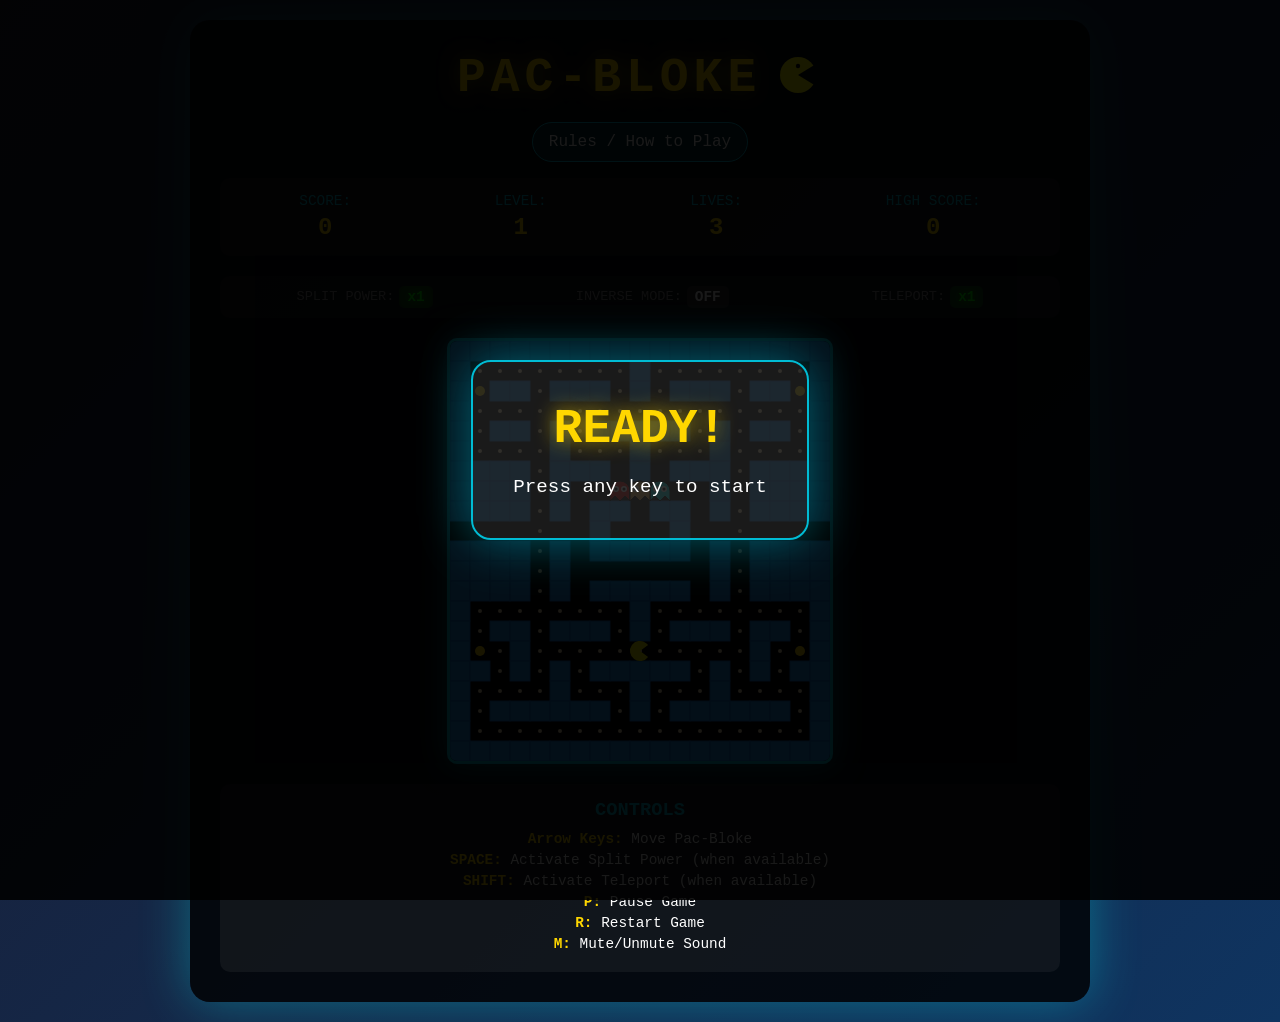
<file: index.html>
<!DOCTYPE html>
<html lang="en">
<head>
    <meta charset="UTF-8">
    <meta name="viewport" content="width=device-width, initial-scale=1.0">
    <title>Pac-Bloke</title>
    <link rel="stylesheet" href="styles.css">
</head>
<body>
    <div class="game-container">
        <div class="header">
            <h1>
                PAC-BLOKE
                <svg width="50" height="50" viewBox="0 0 50 50" style="display: inline-block; vertical-align: middle; margin-left: -22px; margin-bottom: 6.5px;">
                    <defs>
                        <mask id="pacman-mouth">
                            <rect width="50" height="50" fill="white" />
                            <polygon points="25,25 43,14 43,36" fill="black" />
                        </mask>
                    </defs>
                    <circle cx="25" cy="25" r="18" fill="#FFFF00" mask="url(#pacman-mouth)" />
                    <circle cx="25" cy="16" r="2.2" fill="#000000" />
                </svg>
            </h1>
            <div class="menu-actions">
                <a class="menu-button" href="rules.html">Rules / How to Play</a>
            </div>
            <div class="game-info">
                <div class="info-item">
                    <span class="label">SCORE:</span>
                    <span id="score" class="value">0</span>
                </div>
                <div class="info-item">
                    <span class="label">LEVEL:</span>
                    <span id="level" class="value">1</span>
                </div>
                <div class="info-item">
                    <span class="label">LIVES:</span>
                    <span id="lives" class="value">3</span>
                </div>
                <div class="info-item">
                    <span class="label">HIGH SCORE:</span>
                    <span id="highscore" class="value">0</span>
                </div>
            </div>
        </div>
        
        <div class="power-ups-display">
            <div id="splitPowerStatus" class="power-status">
                <span class="power-label">SPLIT POWER:</span>
                <span class="power-value">OFF</span>
            </div>
            <div id="inverseModeStatus" class="power-status">
                <span class="power-label">INVERSE MODE:</span>
                <span class="power-value">OFF</span>
            </div>
            <div id="teleportMode" class="power-status">
                <span class="power-label">TELEPORT:</span>
                <span class="power-value">NORMAL</span>
            </div>
        </div>
        
        <canvas id="gameCanvas"></canvas>
        
        <div class="controls">
            <h3>CONTROLS</h3>
            <p><strong>Arrow Keys:</strong> Move Pac-Bloke</p>
            <p><strong>SPACE:</strong> Activate Split Power (when available)</p>
            <p><strong>SHIFT:</strong> Activate Teleport (when available)</p>
            <p><strong>P:</strong> Pause Game</p>
            <p><strong>R:</strong> Restart Game</p>
            <p><strong>M:</strong> Mute/Unmute Sound</p>
        </div>
        
        <div id="gameMessage" class="game-message hidden">
            <div class="message-content">
                <h2 id="messageTitle">READY!</h2>
                <p id="messageText">Press any key to start</p>
            </div>
        </div>

        <div id="restartConfirmModal" class="game-message hidden">
            <div class="message-content confirm-content">
                <h2>RESTART GAME?</h2>
                <p>Are you sure you want to restart? Your current run will be lost.</p>
                <div class="confirm-actions">
                    <button id="confirmRestartBtn" class="confirm-btn confirm-btn-danger" type="button">Yes, Restart</button>
                    <button id="cancelRestartBtn" class="confirm-btn" type="button">Cancel</button>
                </div>
                <p class="confirm-hint">Keyboard: Arrow keys switch option, Enter selects highlighted option</p>
            </div>
        </div>
    </div>
    
    <script src="game.js"></script>
</body>
</html>
</file>
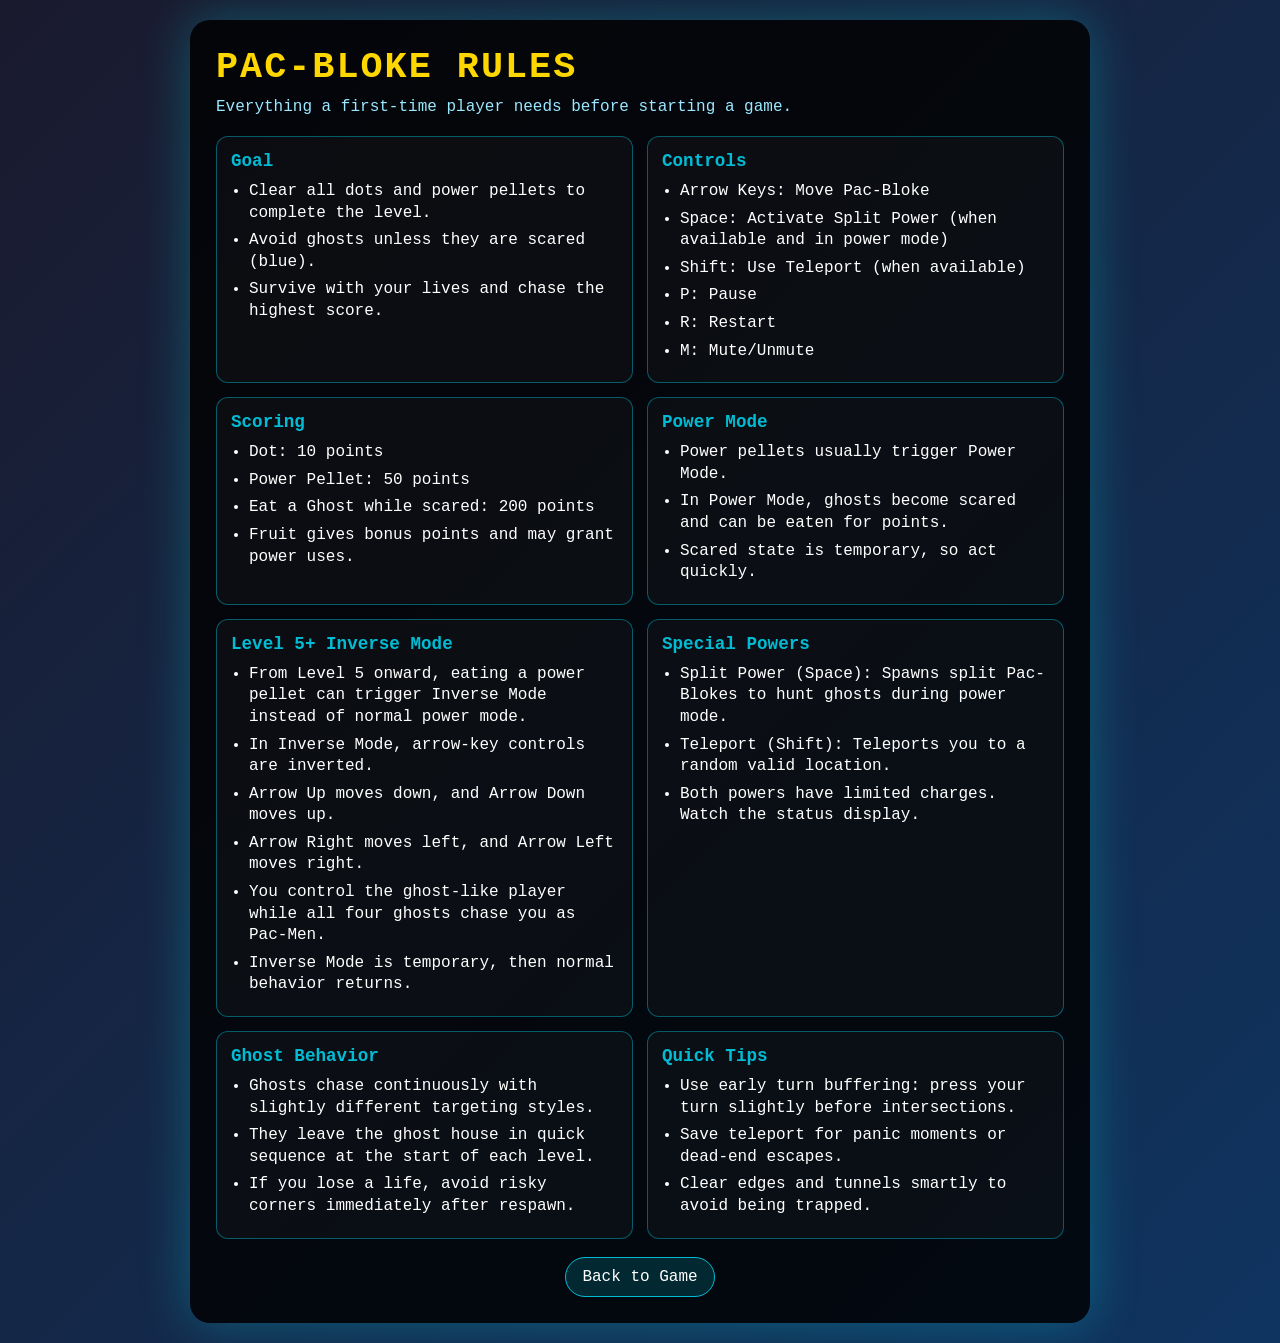
<file: rules.html>
<!DOCTYPE html>
<html lang="en">
<head>
    <meta charset="UTF-8">
    <meta name="viewport" content="width=device-width, initial-scale=1.0">
    <title>Pac-Bloke Rules</title>
    <link rel="stylesheet" href="styles.css">
</head>
<body>
    <main class="rules-wrapper">
        <section class="rules-panel">
            <h1>PAC-BLOKE RULES</h1>
            <p class="rules-subtitle">Everything a first-time player needs before starting a game.</p>

            <div class="rules-grid">
                <article class="rules-card">
                    <h2>Goal</h2>
                    <ul>
                        <li>Clear all dots and power pellets to complete the level.</li>
                        <li>Avoid ghosts unless they are scared (blue).</li>
                        <li>Survive with your lives and chase the highest score.</li>
                    </ul>
                </article>

                <article class="rules-card">
                    <h2>Controls</h2>
                    <ul>
                        <li>Arrow Keys: Move Pac-Bloke</li>
                        <li>Space: Activate Split Power (when available and in power mode)</li>
                        <li>Shift: Use Teleport (when available)</li>
                        <li>P: Pause</li>
                        <li>R: Restart</li>
                        <li>M: Mute/Unmute</li>
                    </ul>
                </article>

                <article class="rules-card">
                    <h2>Scoring</h2>
                    <ul>
                        <li>Dot: 10 points</li>
                        <li>Power Pellet: 50 points</li>
                        <li>Eat a Ghost while scared: 200 points</li>
                        <li>Fruit gives bonus points and may grant power uses.</li>
                    </ul>
                </article>

                <article class="rules-card">
                    <h2>Power Mode</h2>
                    <ul>
                        <li>Power pellets usually trigger Power Mode.</li>
                        <li>In Power Mode, ghosts become scared and can be eaten for points.</li>
                        <li>Scared state is temporary, so act quickly.</li>
                    </ul>
                </article>

                <article class="rules-card">
                    <h2>Level 5+ Inverse Mode</h2>
                    <ul>
                        <li>From Level 5 onward, eating a power pellet can trigger Inverse Mode instead of normal power mode.</li>
                        <li>In Inverse Mode, arrow-key controls are inverted.</li>
                        <li>Arrow Up moves down, and Arrow Down moves up.</li>
                        <li>Arrow Right moves left, and Arrow Left moves right.</li>
                        <li>You control the ghost-like player while all four ghosts chase you as Pac-Men.</li>
                        <li>Inverse Mode is temporary, then normal behavior returns.</li>
                    </ul>
                </article>

                <article class="rules-card">
                    <h2>Special Powers</h2>
                    <ul>
                        <li>Split Power (Space): Spawns split Pac-Blokes to hunt ghosts during power mode.</li>
                        <li>Teleport (Shift): Teleports you to a random valid location.</li>
                        <li>Both powers have limited charges. Watch the status display.</li>
                    </ul>
                </article>

                <article class="rules-card">
                    <h2>Ghost Behavior</h2>
                    <ul>
                        <li>Ghosts chase continuously with slightly different targeting styles.</li>
                        <li>They leave the ghost house in quick sequence at the start of each level.</li>
                        <li>If you lose a life, avoid risky corners immediately after respawn.</li>
                    </ul>
                </article>

                <article class="rules-card">
                    <h2>Quick Tips</h2>
                    <ul>
                        <li>Use early turn buffering: press your turn slightly before intersections.</li>
                        <li>Save teleport for panic moments or dead-end escapes.</li>
                        <li>Clear edges and tunnels smartly to avoid being trapped.</li>
                    </ul>
                </article>
            </div>

            <div class="rules-footer">
                <a class="menu-button" href="index.html">Back to Game</a>
            </div>
        </section>
    </main>
</body>
</html>
</file>
<file: styles.css>
* {
    margin: 0;
    padding: 0;
    box-sizing: border-box;
}

body {
    font-family: 'Courier New', monospace;
    background: linear-gradient(135deg, #1a1a2e 0%, #0f3460 100%);
    color: #fff;
    min-height: 100vh;
    display: flex;
    justify-content: center;
    align-items: center;
    padding: 20px;
}

.game-container {
    background: rgba(0, 0, 0, 0.8);
    border-radius: 20px;
    padding: 30px;
    box-shadow: 0 0 50px rgba(0, 255, 255, 0.3);
    max-width: 900px;
    width: 100%;
}

.header {
    text-align: center;
    margin-bottom: 20px;
}

.menu-actions {
    margin: 10px 0 16px;
}

.menu-button {
    display: inline-block;
    padding: 10px 16px;
    border: 1px solid #00bcd4;
    border-radius: 999px;
    color: #fff;
    text-decoration: none;
    background: rgba(0, 188, 212, 0.18);
    transition: transform 0.15s ease, box-shadow 0.15s ease, background 0.15s ease;
}

.menu-button:hover,
.menu-button:focus-visible {
    transform: translateY(-1px);
    box-shadow: 0 0 16px rgba(0, 188, 212, 0.45);
    background: rgba(0, 188, 212, 0.3);
}

.menu-button:focus-visible {
    outline: 2px solid #FFD700;
    outline-offset: 2px;
}

.header h1 {
    font-size: 3em;
    color: #FFD700;
    text-shadow: 0 0 20px rgba(255, 215, 0, 0.5);
    margin-bottom: 15px;
    letter-spacing: 5px;
}

.game-info {
    display: flex;
    justify-content: space-around;
    flex-wrap: wrap;
    gap: 15px;
    padding: 15px;
    background: rgba(255, 255, 255, 0.05);
    border-radius: 10px;
}

.info-item {
    display: flex;
    flex-direction: column;
    align-items: center;
}

.label {
    font-size: 0.9em;
    color: #00bcd4;
    margin-bottom: 5px;
}

.value {
    font-size: 1.5em;
    color: #FFD700;
    font-weight: bold;
}

.power-ups-display {
    display: flex;
    justify-content: space-around;
    margin-bottom: 20px;
    padding: 10px;
    background: rgba(255, 255, 255, 0.05);
    border-radius: 10px;
    flex-wrap: wrap;
    gap: 10px;
}

.power-status {
    display: flex;
    gap: 5px;
    align-items: center;
}

.power-label {
    font-size: 0.85em;
    color: #888;
}

.power-value {
    font-size: 0.9em;
    font-weight: bold;
    padding: 3px 8px;
    border-radius: 5px;
    background: rgba(255, 255, 255, 0.1);
}

.power-status.active .power-value {
    color: #00ff00;
    background: rgba(0, 255, 0, 0.2);
    text-shadow: 0 0 10px rgba(0, 255, 0, 0.8);
    animation: pulse 1s infinite;
}

@keyframes pulse {
    0%, 100% { opacity: 1; }
    50% { opacity: 0.5; }
}

#gameCanvas {
    display: block;
    margin: 0 auto;
    background: #000;
    border: 3px solid #00bcd4;
    border-radius: 10px;
    box-shadow: 0 0 30px rgba(0, 188, 212, 0.5);
}

.controls {
    margin-top: 20px;
    padding: 15px;
    background: rgba(255, 255, 255, 0.05);
    border-radius: 10px;
    text-align: center;
}

.controls h3 {
    color: #00bcd4;
    margin-bottom: 10px;
}

.controls p {
    margin: 5px 0;
    font-size: 0.9em;
}

.controls strong {
    color: #FFD700;
}

.game-message {
    position: fixed;
    top: 0;
    left: 0;
    width: 100%;
    height: 100%;
    background: rgba(0, 0, 0, 0.9);
    display: flex;
    justify-content: center;
    align-items: center;
    z-index: 1000;
    animation: fadeIn 0.3s;
}

.game-message.hidden {
    display: none;
}

.message-content {
    text-align: center;
    padding: 40px;
    background: rgba(255, 255, 255, 0.1);
    border-radius: 20px;
    border: 2px solid #00bcd4;
    box-shadow: 0 0 50px rgba(0, 188, 212, 0.5);
}

.message-content h2 {
    font-size: 3em;
    color: #FFD700;
    margin-bottom: 20px;
    text-shadow: 0 0 20px rgba(255, 215, 0, 0.7);
}

.message-content p {
    font-size: 1.2em;
    color: #fff;
}

.confirm-content {
    max-width: 560px;
}

.confirm-content h2 {
    font-size: 2.2em;
}

.confirm-actions {
    display: flex;
    justify-content: center;
    gap: 12px;
    margin-top: 18px;
    margin-bottom: 10px;
    flex-wrap: wrap;
}

.confirm-btn {
    border: 1px solid #00bcd4;
    color: #fff;
    background: rgba(0, 188, 212, 0.2);
    border-radius: 10px;
    padding: 10px 14px;
    cursor: pointer;
    font-family: inherit;
    font-size: 0.95em;
    transition: transform 0.15s ease, background 0.15s ease, box-shadow 0.15s ease;
}

.confirm-btn:hover,
.confirm-btn:focus-visible {
    transform: translateY(-1px);
    background: rgba(0, 188, 212, 0.32);
    box-shadow: 0 0 14px rgba(0, 188, 212, 0.35);
}

.confirm-btn:focus-visible {
    outline: 2px solid #FFD700;
    outline-offset: 2px;
}

.confirm-btn.selected {
    transform: translateY(-1px);
    box-shadow: 0 0 18px rgba(255, 215, 0, 0.55);
    outline: 2px solid #FFD700;
    outline-offset: 2px;
}

.confirm-btn-danger {
    border-color: #ff5252;
    background: rgba(255, 82, 82, 0.2);
}

.confirm-btn-danger:hover,
.confirm-btn-danger:focus-visible {
    background: rgba(255, 82, 82, 0.32);
    box-shadow: 0 0 14px rgba(255, 82, 82, 0.4);
}

.confirm-btn-danger.selected {
    background: rgba(255, 82, 82, 0.42);
    box-shadow: 0 0 18px rgba(255, 82, 82, 0.5);
}

.confirm-hint {
    margin-top: 8px;
    font-size: 0.9em;
    color: #9be8ff;
}

@keyframes fadeIn {
    from { opacity: 0; }
    to { opacity: 1; }
}

/* Responsive design */
@media (max-width: 768px) {
    .header h1 {
        font-size: 2em;
    }
    
    .game-info {
        font-size: 0.9em;
    }
    
    .value {
        font-size: 1.2em;
    }
}

/* Rules page */
.rules-wrapper {
    max-width: 900px;
    width: 100%;
    margin: 0 auto;
}

.rules-panel {
    background: rgba(0, 0, 0, 0.82);
    border-radius: 20px;
    padding: 26px;
    box-shadow: 0 0 50px rgba(0, 255, 255, 0.25);
}

.rules-panel h1 {
    color: #FFD700;
    font-size: 2.3em;
    letter-spacing: 2px;
    margin-bottom: 10px;
}

.rules-subtitle {
    color: #9be8ff;
    margin-bottom: 20px;
}

.rules-grid {
    display: grid;
    grid-template-columns: repeat(2, minmax(220px, 1fr));
    gap: 14px;
}

.rules-card {
    border: 1px solid rgba(0, 188, 212, 0.45);
    border-radius: 12px;
    background: rgba(255, 255, 255, 0.03);
    padding: 14px;
}

.rules-card h2 {
    color: #00bcd4;
    font-size: 1.1em;
    margin-bottom: 10px;
}

.rules-card ul {
    padding-left: 18px;
}

.rules-card li {
    margin: 6px 0;
    line-height: 1.35;
}

.rules-footer {
    margin-top: 18px;
    display: flex;
    justify-content: center;
}

@media (max-width: 768px) {
    .rules-panel {
        padding: 18px;
    }

    .rules-panel h1 {
        font-size: 1.8em;
    }

    .rules-grid {
        grid-template-columns: 1fr;
    }
}
</file>
